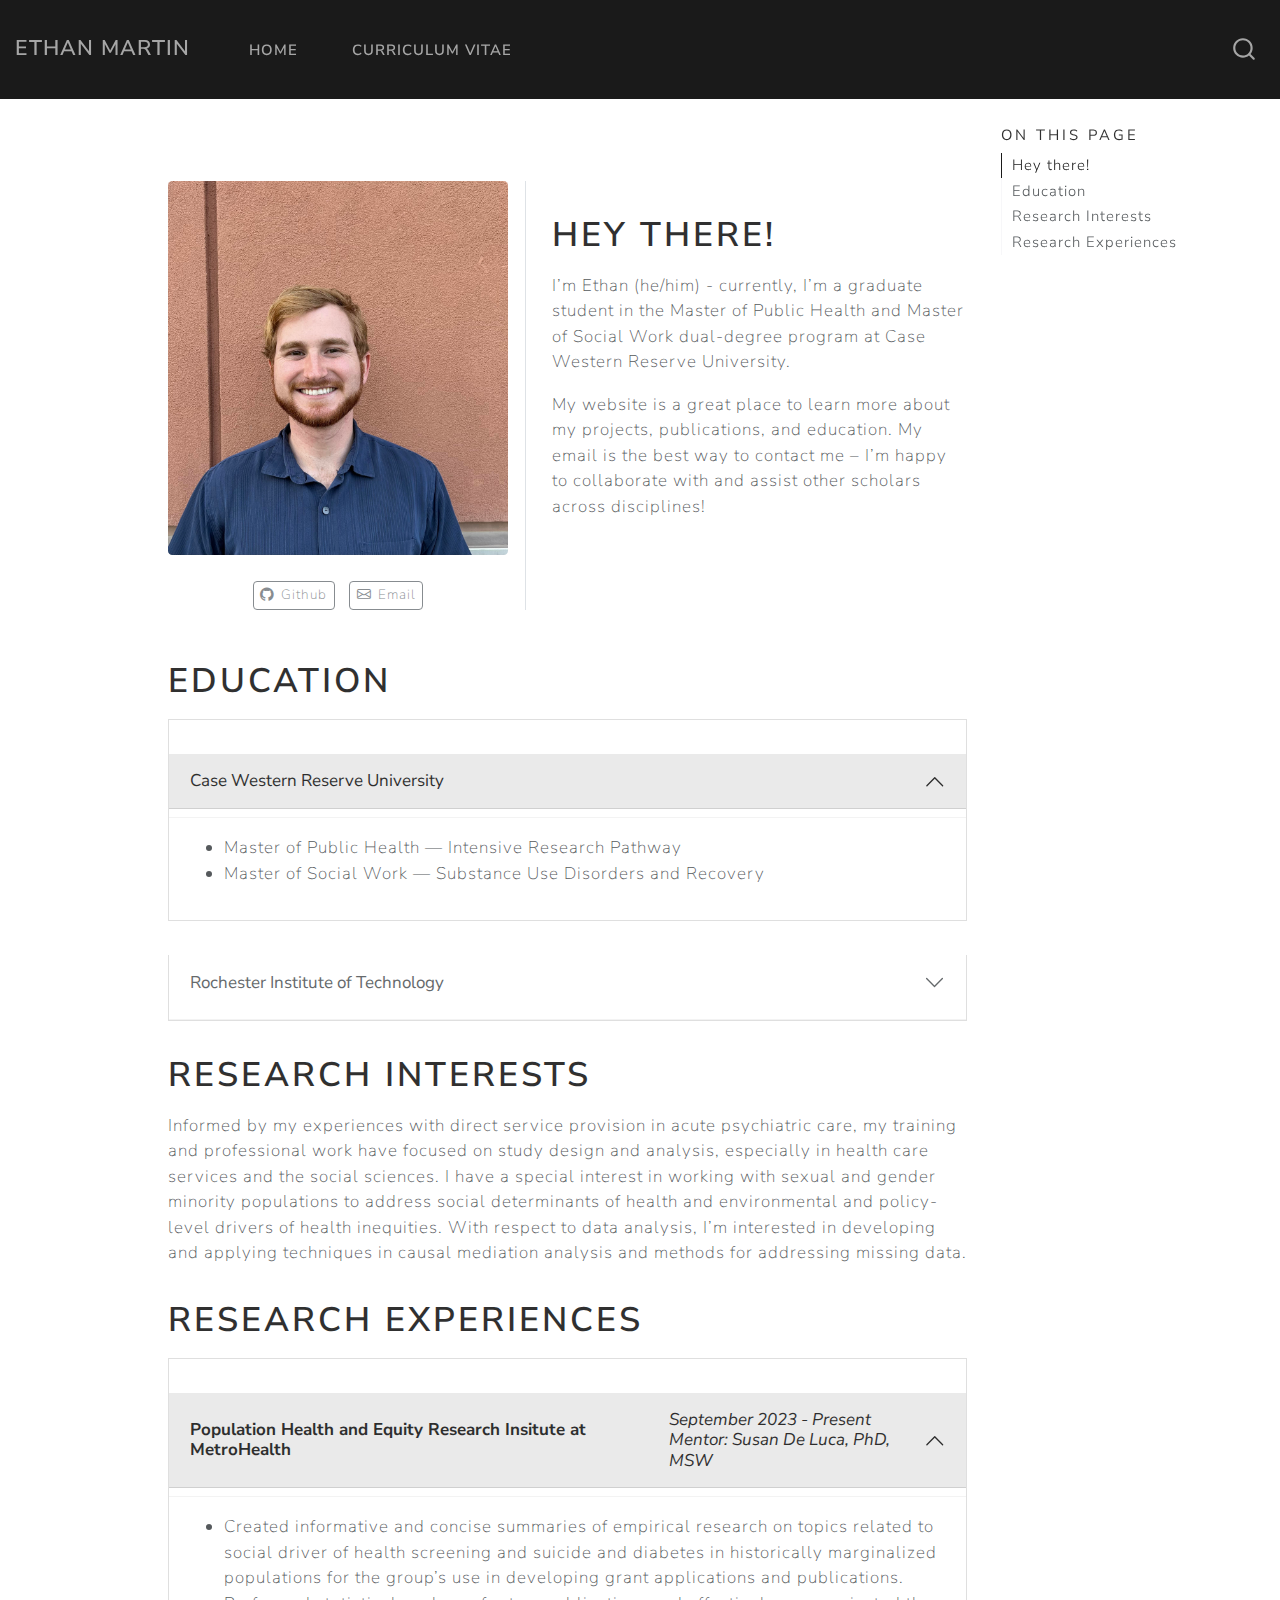
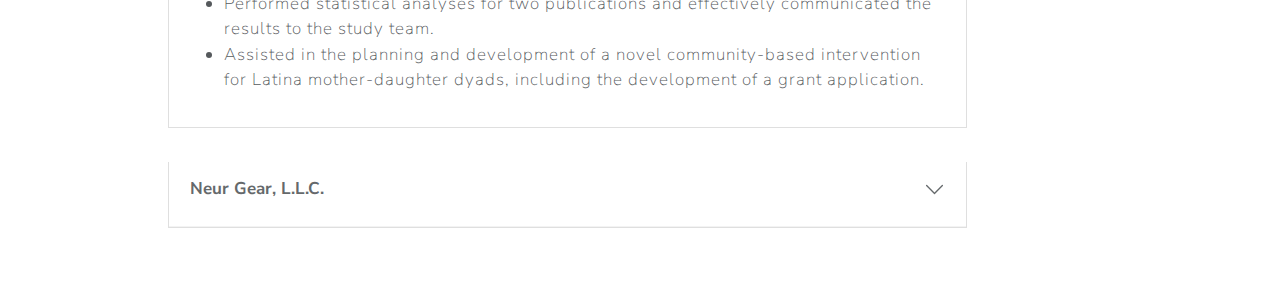
<file: index.html>
<!DOCTYPE html>
<html xmlns="http://www.w3.org/1999/xhtml" lang="en" xml:lang="en"><head>

<meta charset="utf-8">
<meta name="generator" content="quarto-1.3.450">

<meta name="viewport" content="width=device-width, initial-scale=1.0, user-scalable=yes">


<title>Ethan Martin</title>
<style>
code{white-space: pre-wrap;}
span.smallcaps{font-variant: small-caps;}
div.columns{display: flex; gap: min(4vw, 1.5em);}
div.column{flex: auto; overflow-x: auto;}
div.hanging-indent{margin-left: 1.5em; text-indent: -1.5em;}
ul.task-list{list-style: none;}
ul.task-list li input[type="checkbox"] {
  width: 0.8em;
  margin: 0 0.8em 0.2em -1em; /* quarto-specific, see https://github.com/quarto-dev/quarto-cli/issues/4556 */ 
  vertical-align: middle;
}
</style>


<script src="site_libs/quarto-nav/quarto-nav.js"></script>
<script src="site_libs/quarto-nav/headroom.min.js"></script>
<script src="site_libs/clipboard/clipboard.min.js"></script>
<script src="site_libs/quarto-search/autocomplete.umd.js"></script>
<script src="site_libs/quarto-search/fuse.min.js"></script>
<script src="site_libs/quarto-search/quarto-search.js"></script>
<meta name="quarto:offset" content="./">
<script src="site_libs/quarto-html/quarto.js"></script>
<script src="site_libs/quarto-html/popper.min.js"></script>
<script src="site_libs/quarto-html/tippy.umd.min.js"></script>
<link href="site_libs/quarto-html/tippy.css" rel="stylesheet">
<link href="site_libs/quarto-html/quarto-syntax-highlighting.css" rel="stylesheet" id="quarto-text-highlighting-styles">
<script src="site_libs/bootstrap/bootstrap.min.js"></script>
<link href="site_libs/bootstrap/bootstrap-icons.css" rel="stylesheet">
<link href="site_libs/bootstrap/bootstrap.min.css" rel="stylesheet" id="quarto-bootstrap" data-mode="light">
<script id="quarto-search-options" type="application/json">{
  "location": "navbar",
  "copy-button": false,
  "collapse-after": 3,
  "panel-placement": "end",
  "type": "overlay",
  "limit": 20,
  "language": {
    "search-no-results-text": "No results",
    "search-matching-documents-text": "matching documents",
    "search-copy-link-title": "Copy link to search",
    "search-hide-matches-text": "Hide additional matches",
    "search-more-match-text": "more match in this document",
    "search-more-matches-text": "more matches in this document",
    "search-clear-button-title": "Clear",
    "search-detached-cancel-button-title": "Cancel",
    "search-submit-button-title": "Submit",
    "search-label": "Search"
  }
}</script>


<link rel="stylesheet" href="styles.css">
</head>

<body class="nav-fixed">

<div id="quarto-search-results"></div>
  <header id="quarto-header" class="headroom fixed-top">
    <nav class="navbar navbar-expand-lg navbar-dark ">
      <div class="navbar-container container-fluid">
      <div class="navbar-brand-container">
    <a class="navbar-brand" href="./index.html">
    <span class="navbar-title">Ethan Martin</span>
    </a>
  </div>
            <div id="quarto-search" class="" title="Search"></div>
          <button class="navbar-toggler" type="button" data-bs-toggle="collapse" data-bs-target="#navbarCollapse" aria-controls="navbarCollapse" aria-expanded="false" aria-label="Toggle navigation" onclick="if (window.quartoToggleHeadroom) { window.quartoToggleHeadroom(); }">
  <span class="navbar-toggler-icon"></span>
</button>
          <div class="collapse navbar-collapse" id="navbarCollapse">
            <ul class="navbar-nav navbar-nav-scroll me-auto">
  <li class="nav-item">
    <a class="nav-link active" href="./index.html" rel="" target="" aria-current="page">
 <span class="menu-text">Home</span></a>
  </li>  
  <li class="nav-item">
    <a class="nav-link" href="./cv.html" rel="" target="">
 <span class="menu-text">Curriculum vitae</span></a>
  </li>  
</ul>
            <div class="quarto-navbar-tools ms-auto">
</div>
          </div> <!-- /navcollapse -->
      </div> <!-- /container-fluid -->
    </nav>
</header>
<!-- content -->
<div id="quarto-content" class="quarto-container page-columns page-rows-contents page-layout-article page-navbar">
<!-- sidebar -->
<!-- margin-sidebar -->
    <div id="quarto-margin-sidebar" class="sidebar margin-sidebar">
        <nav id="TOC" role="doc-toc" class="toc-active">
    <h2 id="toc-title">On this page</h2>
   
  <ul>
  <li><a href="#hey-there" id="toc-hey-there" class="nav-link active" data-scroll-target="#hey-there">Hey there!</a></li>
  <li><a href="#education" id="toc-education" class="nav-link" data-scroll-target="#education">Education</a></li>
  <li><a href="#research-interests" id="toc-research-interests" class="nav-link" data-scroll-target="#research-interests">Research Interests</a></li>
  <li><a href="#research-experiences" id="toc-research-experiences" class="nav-link" data-scroll-target="#research-experiences">Research Experiences</a></li>
  </ul>
</nav>
    </div>
<!-- main -->
<main class="content" id="quarto-document-content">



<div class="quarto-about-trestles">
  <div class="about-entity">
    <img src="profile-pic.jpg" class="about-image
  rounded " style="width: 20em;">
    <div class="about-links">
  <a href="https://github.com/ethan-p-martin" class="about-link" rel="" target="">
    <i class="bi bi-github"></i>
     <span class="about-link-text">Github</span>
  </a>
  <a href="mailto:mail.martin.ethan2002@gmail.com" class="about-link" rel="" target="">
    <i class="bi bi-envelope"></i>
     <span class="about-link-text">Email</span>
  </a>
</div>
  </div>
  <div class="about-contents"><div id="about-block">
<section id="hey-there" class="level1">
<h1>Hey there!</h1>
<p>I’m Ethan (he/him) - currently, I’m a graduate student in the Master of Public Health and Master of Social Work dual-degree program at Case Western Reserve University.</p>
<p>My website is a great place to learn more about my projects, publications, and education. My email is the best way to contact me – I’m happy to collaborate with and assist other scholars across disciplines!</p>
</section>
</div></div>
</div>

<section id="education" class="level1">
<h1>Education</h1>
<div class="accordion" id="accordionExample">
  <div class="accordion-item">
    <h2 class="accordion-header" id="headingOne" data-anchor-id="education">
      <button class="accordion-button" type="button" data-bs-toggle="collapse" data-bs-target="#collapseOne" aria-expanded="true" aria-controls="collapseOne">
        Case Western Reserve University
      </button>
    </h2>
    <div id="collapseOne" class="accordion-collapse collapse show" aria-labelledby="headingOne" data-bs-parent="#accordionExample">
      <div class="accordion-body">
        <ul>
          <li>Master of Public Health — Intensive Research Pathway</li>
          <li>Master of Social Work  — Substance Use Disorders and Recovery</li>
        </ul>
      </div>
    </div>
  </div>
  <div class="accordion-item">
    <h2 class="accordion-header" id="headingTwo">
      <button class="accordion-button collapsed" type="button" data-bs-toggle="collapse" data-bs-target="#collapseTwo" aria-expanded="false" aria-controls="collapseTwo">
        Rochester Institute of Technology
      </button>
    </h2>
    <div id="collapseTwo" class="accordion-collapse collapse" aria-labelledby="headingTwo" data-bs-parent="#accordionExample">
      <div class="accordion-body">
        <ul>
          <li>BS Applied Arts and Sciences — Behavioral Health</li>
        </ul>
      </div>
    </div>
  </div>
</div></section>
<section id="research-interests" class="level1">
<h1>Research Interests</h1>
<p>Informed by my experiences with direct service provision in acute psychiatric care, my training and professional work have focused on study design and analysis, especially in health care services and the social sciences. I have a special interest in working with sexual and gender minority populations to address social determinants of health and environmental and policy-level drivers of health inequities. With respect to data analysis, I’m interested in developing and applying techniques in causal mediation analysis and methods for addressing missing data.</p>
</section>
<section id="research-experiences" class="level1">
<h1>Research Experiences</h1>
<div class="accordion" id="accordionExample">
  <div class="accordion-item">
    <h2 class="accordion-header" id="headingOne" data-anchor-id="research-experiences">
      <button class="accordion-button" type="button" data-bs-toggle="collapse" data-bs-target="#collapseOne" aria-expanded="true" aria-controls="collapseOne">
       <b> Population Health and Equity Research Insitute at MetroHealth </b> <br>
         &nbsp; <em>September 2023 - Present <br>
         Mentor: Susan De Luca, PhD, MSW</em>
      </button>
    </h2>
    <div id="collapseOne" class="accordion-collapse collapse show" aria-labelledby="headingOne" data-bs-parent="#accordionExample">
      <div class="accordion-body">
        <ul>
          <li> Created informative and concise summaries of empirical research on topics related to social driver of health screening and suicide and diabetes in         historically marginalized populations for the group’s use in developing grant applications and publications. </li>
          <li> Performed statistical analyses for two publications and effectively communicated the results to the study team. </li>
          <li>Assisted in the planning and development of a novel community-based intervention for Latina mother-daughter dyads, including the development of a grant application. </li>
        </ul>
      </div>
    </div>
  </div>
  <div class="accordion-item">
    <h2 class="accordion-header" id="headingTwo">
      <button class="accordion-button collapsed" type="button" data-bs-toggle="collapse" data-bs-target="#collapseTwo" aria-expanded="false" aria-controls="collapseTwo">
        <b> Neur Gear, L.L.C. </b> <br>
      </button>
    </h2>
    <div id="collapseTwo" class="accordion-collapse collapse" aria-labelledby="headingTwo" data-bs-parent="#accordionExample">
      <div class="accordion-body">
        <ul>
          <li> Contributed to an IRB application/trial protocol by researching relevant psychometric information for the study measures and designing participant recruitment processes. </li>
          <li>Selected psychometric instruments for use in the trial and designed data collection workflows to evaluate the trial outcomes.</li>
          <li>Conducted a literature review on the use of transauricular ultrasound vagus nerve stimulation for the treatment of anxiety. </li>
        </ul>
      </div>
    </div>
  </div>



</div></section>

</main> <!-- /main -->
<script id="quarto-html-after-body" type="application/javascript">
window.document.addEventListener("DOMContentLoaded", function (event) {
  const toggleBodyColorMode = (bsSheetEl) => {
    const mode = bsSheetEl.getAttribute("data-mode");
    const bodyEl = window.document.querySelector("body");
    if (mode === "dark") {
      bodyEl.classList.add("quarto-dark");
      bodyEl.classList.remove("quarto-light");
    } else {
      bodyEl.classList.add("quarto-light");
      bodyEl.classList.remove("quarto-dark");
    }
  }
  const toggleBodyColorPrimary = () => {
    const bsSheetEl = window.document.querySelector("link#quarto-bootstrap");
    if (bsSheetEl) {
      toggleBodyColorMode(bsSheetEl);
    }
  }
  toggleBodyColorPrimary();  
  const isCodeAnnotation = (el) => {
    for (const clz of el.classList) {
      if (clz.startsWith('code-annotation-')) {                     
        return true;
      }
    }
    return false;
  }
  const clipboard = new window.ClipboardJS('.code-copy-button', {
    text: function(trigger) {
      const codeEl = trigger.previousElementSibling.cloneNode(true);
      for (const childEl of codeEl.children) {
        if (isCodeAnnotation(childEl)) {
          childEl.remove();
        }
      }
      return codeEl.innerText;
    }
  });
  clipboard.on('success', function(e) {
    // button target
    const button = e.trigger;
    // don't keep focus
    button.blur();
    // flash "checked"
    button.classList.add('code-copy-button-checked');
    var currentTitle = button.getAttribute("title");
    button.setAttribute("title", "Copied!");
    let tooltip;
    if (window.bootstrap) {
      button.setAttribute("data-bs-toggle", "tooltip");
      button.setAttribute("data-bs-placement", "left");
      button.setAttribute("data-bs-title", "Copied!");
      tooltip = new bootstrap.Tooltip(button, 
        { trigger: "manual", 
          customClass: "code-copy-button-tooltip",
          offset: [0, -8]});
      tooltip.show();    
    }
    setTimeout(function() {
      if (tooltip) {
        tooltip.hide();
        button.removeAttribute("data-bs-title");
        button.removeAttribute("data-bs-toggle");
        button.removeAttribute("data-bs-placement");
      }
      button.setAttribute("title", currentTitle);
      button.classList.remove('code-copy-button-checked');
    }, 1000);
    // clear code selection
    e.clearSelection();
  });
  function tippyHover(el, contentFn) {
    const config = {
      allowHTML: true,
      content: contentFn,
      maxWidth: 500,
      delay: 100,
      arrow: false,
      appendTo: function(el) {
          return el.parentElement;
      },
      interactive: true,
      interactiveBorder: 10,
      theme: 'quarto',
      placement: 'bottom-start'
    };
    window.tippy(el, config); 
  }
  const noterefs = window.document.querySelectorAll('a[role="doc-noteref"]');
  for (var i=0; i<noterefs.length; i++) {
    const ref = noterefs[i];
    tippyHover(ref, function() {
      // use id or data attribute instead here
      let href = ref.getAttribute('data-footnote-href') || ref.getAttribute('href');
      try { href = new URL(href).hash; } catch {}
      const id = href.replace(/^#\/?/, "");
      const note = window.document.getElementById(id);
      return note.innerHTML;
    });
  }
      let selectedAnnoteEl;
      const selectorForAnnotation = ( cell, annotation) => {
        let cellAttr = 'data-code-cell="' + cell + '"';
        let lineAttr = 'data-code-annotation="' +  annotation + '"';
        const selector = 'span[' + cellAttr + '][' + lineAttr + ']';
        return selector;
      }
      const selectCodeLines = (annoteEl) => {
        const doc = window.document;
        const targetCell = annoteEl.getAttribute("data-target-cell");
        const targetAnnotation = annoteEl.getAttribute("data-target-annotation");
        const annoteSpan = window.document.querySelector(selectorForAnnotation(targetCell, targetAnnotation));
        const lines = annoteSpan.getAttribute("data-code-lines").split(",");
        const lineIds = lines.map((line) => {
          return targetCell + "-" + line;
        })
        let top = null;
        let height = null;
        let parent = null;
        if (lineIds.length > 0) {
            //compute the position of the single el (top and bottom and make a div)
            const el = window.document.getElementById(lineIds[0]);
            top = el.offsetTop;
            height = el.offsetHeight;
            parent = el.parentElement.parentElement;
          if (lineIds.length > 1) {
            const lastEl = window.document.getElementById(lineIds[lineIds.length - 1]);
            const bottom = lastEl.offsetTop + lastEl.offsetHeight;
            height = bottom - top;
          }
          if (top !== null && height !== null && parent !== null) {
            // cook up a div (if necessary) and position it 
            let div = window.document.getElementById("code-annotation-line-highlight");
            if (div === null) {
              div = window.document.createElement("div");
              div.setAttribute("id", "code-annotation-line-highlight");
              div.style.position = 'absolute';
              parent.appendChild(div);
            }
            div.style.top = top - 2 + "px";
            div.style.height = height + 4 + "px";
            let gutterDiv = window.document.getElementById("code-annotation-line-highlight-gutter");
            if (gutterDiv === null) {
              gutterDiv = window.document.createElement("div");
              gutterDiv.setAttribute("id", "code-annotation-line-highlight-gutter");
              gutterDiv.style.position = 'absolute';
              const codeCell = window.document.getElementById(targetCell);
              const gutter = codeCell.querySelector('.code-annotation-gutter');
              gutter.appendChild(gutterDiv);
            }
            gutterDiv.style.top = top - 2 + "px";
            gutterDiv.style.height = height + 4 + "px";
          }
          selectedAnnoteEl = annoteEl;
        }
      };
      const unselectCodeLines = () => {
        const elementsIds = ["code-annotation-line-highlight", "code-annotation-line-highlight-gutter"];
        elementsIds.forEach((elId) => {
          const div = window.document.getElementById(elId);
          if (div) {
            div.remove();
          }
        });
        selectedAnnoteEl = undefined;
      };
      // Attach click handler to the DT
      const annoteDls = window.document.querySelectorAll('dt[data-target-cell]');
      for (const annoteDlNode of annoteDls) {
        annoteDlNode.addEventListener('click', (event) => {
          const clickedEl = event.target;
          if (clickedEl !== selectedAnnoteEl) {
            unselectCodeLines();
            const activeEl = window.document.querySelector('dt[data-target-cell].code-annotation-active');
            if (activeEl) {
              activeEl.classList.remove('code-annotation-active');
            }
            selectCodeLines(clickedEl);
            clickedEl.classList.add('code-annotation-active');
          } else {
            // Unselect the line
            unselectCodeLines();
            clickedEl.classList.remove('code-annotation-active');
          }
        });
      }
  const findCites = (el) => {
    const parentEl = el.parentElement;
    if (parentEl) {
      const cites = parentEl.dataset.cites;
      if (cites) {
        return {
          el,
          cites: cites.split(' ')
        };
      } else {
        return findCites(el.parentElement)
      }
    } else {
      return undefined;
    }
  };
  var bibliorefs = window.document.querySelectorAll('a[role="doc-biblioref"]');
  for (var i=0; i<bibliorefs.length; i++) {
    const ref = bibliorefs[i];
    const citeInfo = findCites(ref);
    if (citeInfo) {
      tippyHover(citeInfo.el, function() {
        var popup = window.document.createElement('div');
        citeInfo.cites.forEach(function(cite) {
          var citeDiv = window.document.createElement('div');
          citeDiv.classList.add('hanging-indent');
          citeDiv.classList.add('csl-entry');
          var biblioDiv = window.document.getElementById('ref-' + cite);
          if (biblioDiv) {
            citeDiv.innerHTML = biblioDiv.innerHTML;
          }
          popup.appendChild(citeDiv);
        });
        return popup.innerHTML;
      });
    }
  }
});
</script>
</div> <!-- /content -->



</body></html>
</file>
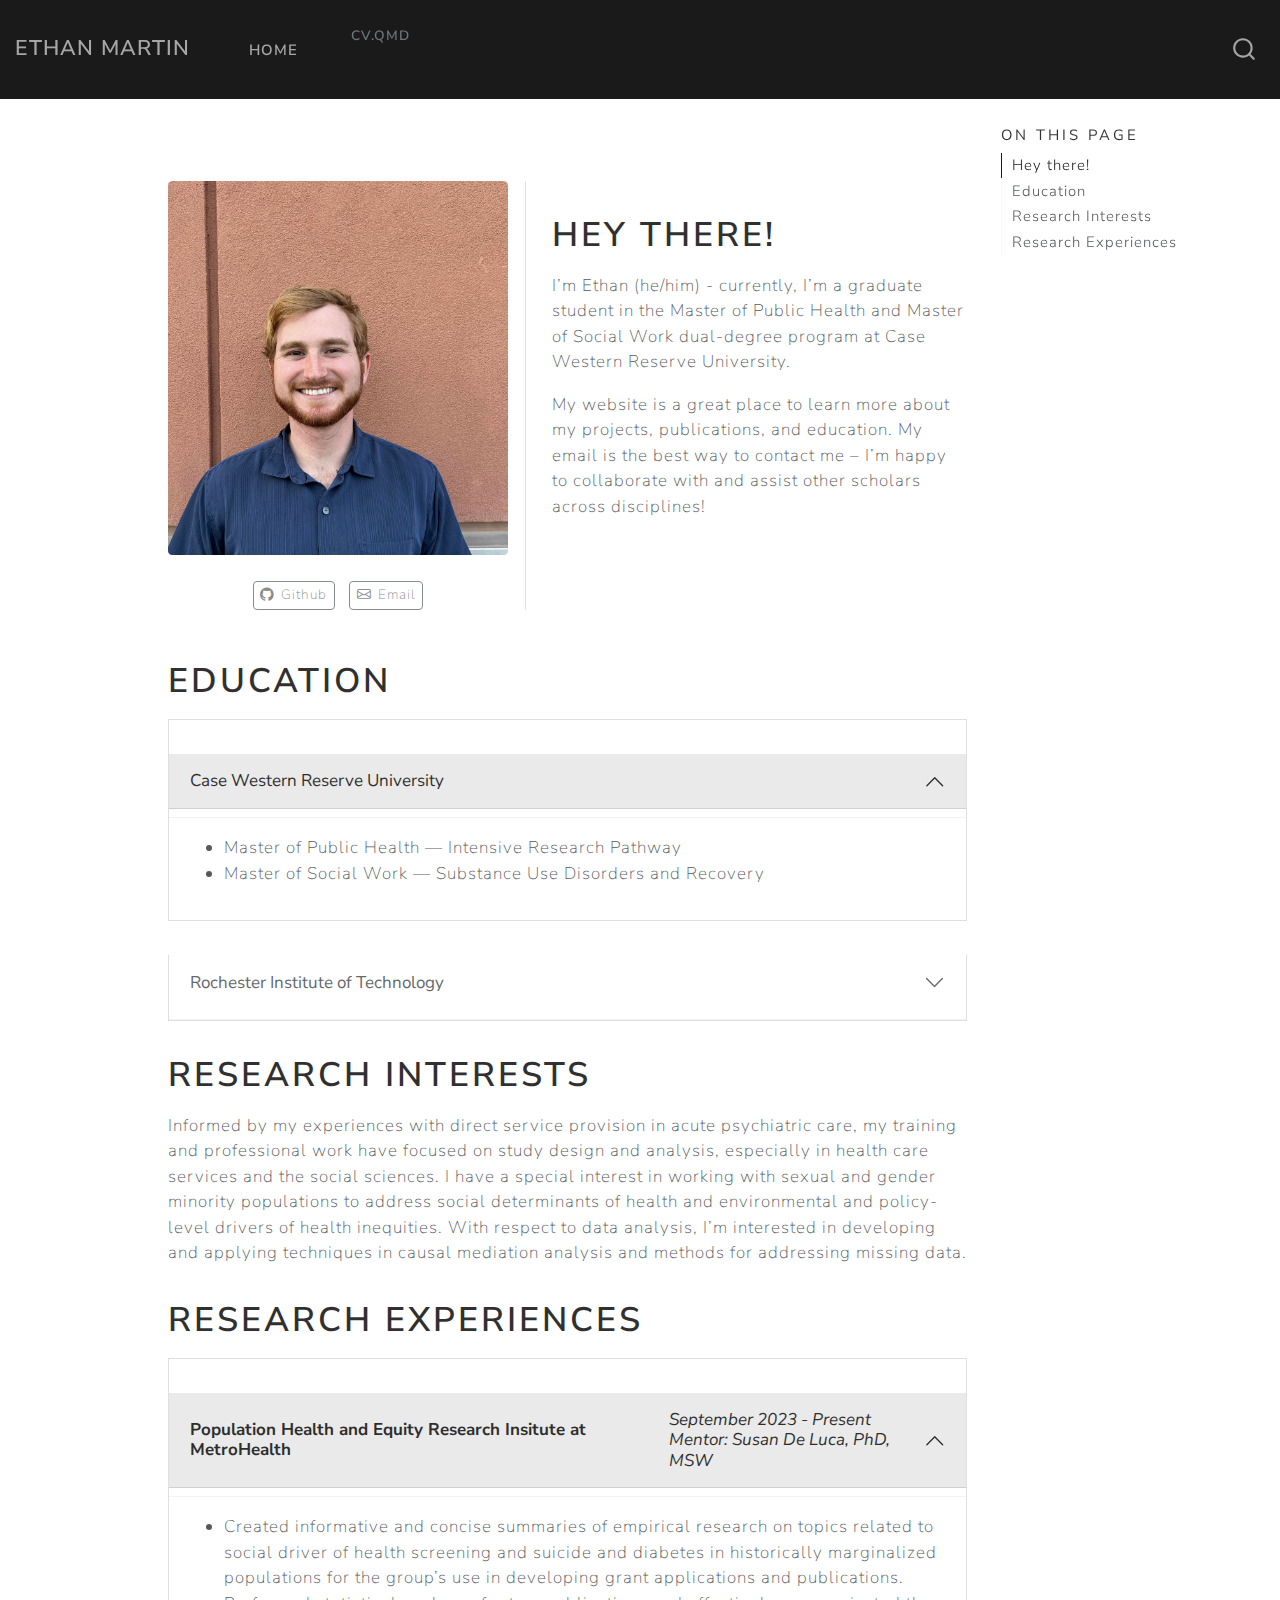
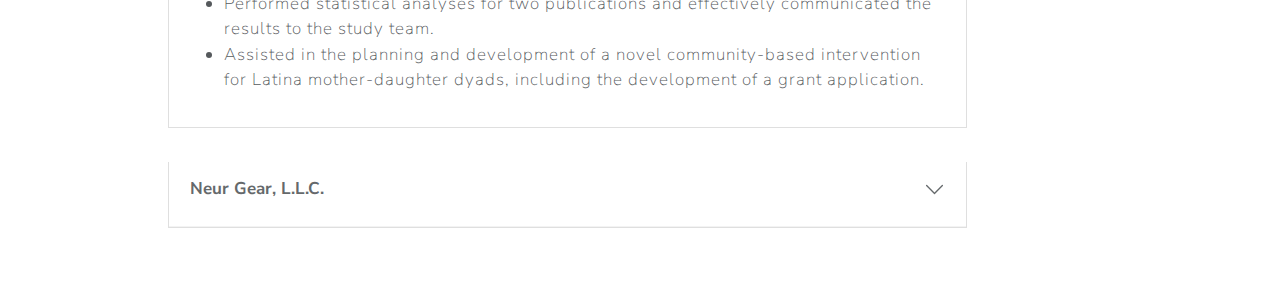
<file: docs/index.html>
<!DOCTYPE html>
<html xmlns="http://www.w3.org/1999/xhtml" lang="en" xml:lang="en"><head>

<meta charset="utf-8">
<meta name="generator" content="quarto-1.3.450">

<meta name="viewport" content="width=device-width, initial-scale=1.0, user-scalable=yes">


<title>Ethan Martin</title>
<style>
code{white-space: pre-wrap;}
span.smallcaps{font-variant: small-caps;}
div.columns{display: flex; gap: min(4vw, 1.5em);}
div.column{flex: auto; overflow-x: auto;}
div.hanging-indent{margin-left: 1.5em; text-indent: -1.5em;}
ul.task-list{list-style: none;}
ul.task-list li input[type="checkbox"] {
  width: 0.8em;
  margin: 0 0.8em 0.2em -1em; /* quarto-specific, see https://github.com/quarto-dev/quarto-cli/issues/4556 */ 
  vertical-align: middle;
}
</style>


<script src="site_libs/quarto-nav/quarto-nav.js"></script>
<script src="site_libs/quarto-nav/headroom.min.js"></script>
<script src="site_libs/clipboard/clipboard.min.js"></script>
<script src="site_libs/quarto-search/autocomplete.umd.js"></script>
<script src="site_libs/quarto-search/fuse.min.js"></script>
<script src="site_libs/quarto-search/quarto-search.js"></script>
<meta name="quarto:offset" content="./">
<script src="site_libs/quarto-html/quarto.js"></script>
<script src="site_libs/quarto-html/popper.min.js"></script>
<script src="site_libs/quarto-html/tippy.umd.min.js"></script>
<link href="site_libs/quarto-html/tippy.css" rel="stylesheet">
<link href="site_libs/quarto-html/quarto-syntax-highlighting.css" rel="stylesheet" id="quarto-text-highlighting-styles">
<script src="site_libs/bootstrap/bootstrap.min.js"></script>
<link href="site_libs/bootstrap/bootstrap-icons.css" rel="stylesheet">
<link href="site_libs/bootstrap/bootstrap.min.css" rel="stylesheet" id="quarto-bootstrap" data-mode="light">
<script id="quarto-search-options" type="application/json">{
  "location": "navbar",
  "copy-button": false,
  "collapse-after": 3,
  "panel-placement": "end",
  "type": "overlay",
  "limit": 20,
  "language": {
    "search-no-results-text": "No results",
    "search-matching-documents-text": "matching documents",
    "search-copy-link-title": "Copy link to search",
    "search-hide-matches-text": "Hide additional matches",
    "search-more-match-text": "more match in this document",
    "search-more-matches-text": "more matches in this document",
    "search-clear-button-title": "Clear",
    "search-detached-cancel-button-title": "Cancel",
    "search-submit-button-title": "Submit",
    "search-label": "Search"
  }
}</script>


<link rel="stylesheet" href="styles.css">
</head>

<body class="nav-fixed">

<div id="quarto-search-results"></div>
  <header id="quarto-header" class="headroom fixed-top">
    <nav class="navbar navbar-expand-lg navbar-dark ">
      <div class="navbar-container container-fluid">
      <div class="navbar-brand-container">
    <a class="navbar-brand" href="./index.html">
    <span class="navbar-title">Ethan Martin</span>
    </a>
  </div>
            <div id="quarto-search" class="" title="Search"></div>
          <button class="navbar-toggler" type="button" data-bs-toggle="collapse" data-bs-target="#navbarCollapse" aria-controls="navbarCollapse" aria-expanded="false" aria-label="Toggle navigation" onclick="if (window.quartoToggleHeadroom) { window.quartoToggleHeadroom(); }">
  <span class="navbar-toggler-icon"></span>
</button>
          <div class="collapse navbar-collapse" id="navbarCollapse">
            <ul class="navbar-nav navbar-nav-scroll me-auto">
  <li class="nav-item">
    <a class="nav-link active" href="./index.html" rel="" target="" aria-current="page">
 <span class="menu-text">Home</span></a>
  </li>  
  <li class="dropdown-header">
 <span class="menu-text">cv.qmd</span></li>
</ul>
            <div class="quarto-navbar-tools ms-auto">
</div>
          </div> <!-- /navcollapse -->
      </div> <!-- /container-fluid -->
    </nav>
</header>
<!-- content -->
<div id="quarto-content" class="quarto-container page-columns page-rows-contents page-layout-article page-navbar">
<!-- sidebar -->
<!-- margin-sidebar -->
    <div id="quarto-margin-sidebar" class="sidebar margin-sidebar">
        <nav id="TOC" role="doc-toc" class="toc-active">
    <h2 id="toc-title">On this page</h2>
   
  <ul>
  <li><a href="#hey-there" id="toc-hey-there" class="nav-link active" data-scroll-target="#hey-there">Hey there!</a></li>
  <li><a href="#education" id="toc-education" class="nav-link" data-scroll-target="#education">Education</a></li>
  <li><a href="#research-interests" id="toc-research-interests" class="nav-link" data-scroll-target="#research-interests">Research Interests</a></li>
  <li><a href="#research-experiences" id="toc-research-experiences" class="nav-link" data-scroll-target="#research-experiences">Research Experiences</a></li>
  </ul>
</nav>
    </div>
<!-- main -->
<main class="content" id="quarto-document-content">



<div class="quarto-about-trestles">
  <div class="about-entity">
    <img src="profile-pic.jpg" class="about-image
  rounded " style="width: 20em;">
    <div class="about-links">
  <a href="https://github.com/ethan-p-martin" class="about-link" rel="" target="">
    <i class="bi bi-github"></i>
     <span class="about-link-text">Github</span>
  </a>
  <a href="mailto:mail.martin.ethan2002@gmail.com" class="about-link" rel="" target="">
    <i class="bi bi-envelope"></i>
     <span class="about-link-text">Email</span>
  </a>
</div>
  </div>
  <div class="about-contents"><div id="about-block">
<section id="hey-there" class="level1">
<h1>Hey there!</h1>
<p>I’m Ethan (he/him) - currently, I’m a graduate student in the Master of Public Health and Master of Social Work dual-degree program at Case Western Reserve University.</p>
<p>My website is a great place to learn more about my projects, publications, and education. My email is the best way to contact me – I’m happy to collaborate with and assist other scholars across disciplines!</p>
</section>
</div></div>
</div>

<section id="education" class="level1">
<h1>Education</h1>
<div class="accordion" id="accordionExample">
  <div class="accordion-item">
    <h2 class="accordion-header" id="headingOne" data-anchor-id="education">
      <button class="accordion-button" type="button" data-bs-toggle="collapse" data-bs-target="#collapseOne" aria-expanded="true" aria-controls="collapseOne">
        Case Western Reserve University
      </button>
    </h2>
    <div id="collapseOne" class="accordion-collapse collapse show" aria-labelledby="headingOne" data-bs-parent="#accordionExample">
      <div class="accordion-body">
        <ul>
          <li>Master of Public Health — Intensive Research Pathway</li>
          <li>Master of Social Work  — Substance Use Disorders and Recovery</li>
        </ul>
      </div>
    </div>
  </div>
  <div class="accordion-item">
    <h2 class="accordion-header" id="headingTwo">
      <button class="accordion-button collapsed" type="button" data-bs-toggle="collapse" data-bs-target="#collapseTwo" aria-expanded="false" aria-controls="collapseTwo">
        Rochester Institute of Technology
      </button>
    </h2>
    <div id="collapseTwo" class="accordion-collapse collapse" aria-labelledby="headingTwo" data-bs-parent="#accordionExample">
      <div class="accordion-body">
        <ul>
          <li>BS Applied Arts and Sciences — Behavioral Health</li>
        </ul>
      </div>
    </div>
  </div>
</div></section>
<section id="research-interests" class="level1">
<h1>Research Interests</h1>
<p>Informed by my experiences with direct service provision in acute psychiatric care, my training and professional work have focused on study design and analysis, especially in health care services and the social sciences. I have a special interest in working with sexual and gender minority populations to address social determinants of health and environmental and policy-level drivers of health inequities. With respect to data analysis, I’m interested in developing and applying techniques in causal mediation analysis and methods for addressing missing data.</p>
</section>
<section id="research-experiences" class="level1">
<h1>Research Experiences</h1>
<div class="accordion" id="accordionExample">
  <div class="accordion-item">
    <h2 class="accordion-header" id="headingOne" data-anchor-id="research-experiences">
      <button class="accordion-button" type="button" data-bs-toggle="collapse" data-bs-target="#collapseOne" aria-expanded="true" aria-controls="collapseOne">
       <b> Population Health and Equity Research Insitute at MetroHealth </b> <br>
         &nbsp; <em>September 2023 - Present <br>
         Mentor: Susan De Luca, PhD, MSW</em>
      </button>
    </h2>
    <div id="collapseOne" class="accordion-collapse collapse show" aria-labelledby="headingOne" data-bs-parent="#accordionExample">
      <div class="accordion-body">
        <ul>
          <li> Created informative and concise summaries of empirical research on topics related to social driver of health screening and suicide and diabetes in         historically marginalized populations for the group’s use in developing grant applications and publications. </li>
          <li> Performed statistical analyses for two publications and effectively communicated the results to the study team. </li>
          <li>Assisted in the planning and development of a novel community-based intervention for Latina mother-daughter dyads, including the development of a grant application. </li>
        </ul>
      </div>
    </div>
  </div>
  <div class="accordion-item">
    <h2 class="accordion-header" id="headingTwo">
      <button class="accordion-button collapsed" type="button" data-bs-toggle="collapse" data-bs-target="#collapseTwo" aria-expanded="false" aria-controls="collapseTwo">
        <b> Neur Gear, L.L.C. </b> <br>
      </button>
    </h2>
    <div id="collapseTwo" class="accordion-collapse collapse" aria-labelledby="headingTwo" data-bs-parent="#accordionExample">
      <div class="accordion-body">
        <ul>
          <li> Contributed to an IRB application/trial protocol by researching relevant psychometric information for the study measures and designing participant recruitment processes. </li>
          <li>Selected psychometric instruments for use in the trial and designed data collection workflows to evaluate the trial outcomes.</li>
          <li>Conducted a literature review on the use of transauricular ultrasound vagus nerve stimulation for the treatment of anxiety. </li>
        </ul>
      </div>
    </div>
  </div>



</div></section>

</main> <!-- /main -->
<script id="quarto-html-after-body" type="application/javascript">
window.document.addEventListener("DOMContentLoaded", function (event) {
  const toggleBodyColorMode = (bsSheetEl) => {
    const mode = bsSheetEl.getAttribute("data-mode");
    const bodyEl = window.document.querySelector("body");
    if (mode === "dark") {
      bodyEl.classList.add("quarto-dark");
      bodyEl.classList.remove("quarto-light");
    } else {
      bodyEl.classList.add("quarto-light");
      bodyEl.classList.remove("quarto-dark");
    }
  }
  const toggleBodyColorPrimary = () => {
    const bsSheetEl = window.document.querySelector("link#quarto-bootstrap");
    if (bsSheetEl) {
      toggleBodyColorMode(bsSheetEl);
    }
  }
  toggleBodyColorPrimary();  
  const isCodeAnnotation = (el) => {
    for (const clz of el.classList) {
      if (clz.startsWith('code-annotation-')) {                     
        return true;
      }
    }
    return false;
  }
  const clipboard = new window.ClipboardJS('.code-copy-button', {
    text: function(trigger) {
      const codeEl = trigger.previousElementSibling.cloneNode(true);
      for (const childEl of codeEl.children) {
        if (isCodeAnnotation(childEl)) {
          childEl.remove();
        }
      }
      return codeEl.innerText;
    }
  });
  clipboard.on('success', function(e) {
    // button target
    const button = e.trigger;
    // don't keep focus
    button.blur();
    // flash "checked"
    button.classList.add('code-copy-button-checked');
    var currentTitle = button.getAttribute("title");
    button.setAttribute("title", "Copied!");
    let tooltip;
    if (window.bootstrap) {
      button.setAttribute("data-bs-toggle", "tooltip");
      button.setAttribute("data-bs-placement", "left");
      button.setAttribute("data-bs-title", "Copied!");
      tooltip = new bootstrap.Tooltip(button, 
        { trigger: "manual", 
          customClass: "code-copy-button-tooltip",
          offset: [0, -8]});
      tooltip.show();    
    }
    setTimeout(function() {
      if (tooltip) {
        tooltip.hide();
        button.removeAttribute("data-bs-title");
        button.removeAttribute("data-bs-toggle");
        button.removeAttribute("data-bs-placement");
      }
      button.setAttribute("title", currentTitle);
      button.classList.remove('code-copy-button-checked');
    }, 1000);
    // clear code selection
    e.clearSelection();
  });
  function tippyHover(el, contentFn) {
    const config = {
      allowHTML: true,
      content: contentFn,
      maxWidth: 500,
      delay: 100,
      arrow: false,
      appendTo: function(el) {
          return el.parentElement;
      },
      interactive: true,
      interactiveBorder: 10,
      theme: 'quarto',
      placement: 'bottom-start'
    };
    window.tippy(el, config); 
  }
  const noterefs = window.document.querySelectorAll('a[role="doc-noteref"]');
  for (var i=0; i<noterefs.length; i++) {
    const ref = noterefs[i];
    tippyHover(ref, function() {
      // use id or data attribute instead here
      let href = ref.getAttribute('data-footnote-href') || ref.getAttribute('href');
      try { href = new URL(href).hash; } catch {}
      const id = href.replace(/^#\/?/, "");
      const note = window.document.getElementById(id);
      return note.innerHTML;
    });
  }
      let selectedAnnoteEl;
      const selectorForAnnotation = ( cell, annotation) => {
        let cellAttr = 'data-code-cell="' + cell + '"';
        let lineAttr = 'data-code-annotation="' +  annotation + '"';
        const selector = 'span[' + cellAttr + '][' + lineAttr + ']';
        return selector;
      }
      const selectCodeLines = (annoteEl) => {
        const doc = window.document;
        const targetCell = annoteEl.getAttribute("data-target-cell");
        const targetAnnotation = annoteEl.getAttribute("data-target-annotation");
        const annoteSpan = window.document.querySelector(selectorForAnnotation(targetCell, targetAnnotation));
        const lines = annoteSpan.getAttribute("data-code-lines").split(",");
        const lineIds = lines.map((line) => {
          return targetCell + "-" + line;
        })
        let top = null;
        let height = null;
        let parent = null;
        if (lineIds.length > 0) {
            //compute the position of the single el (top and bottom and make a div)
            const el = window.document.getElementById(lineIds[0]);
            top = el.offsetTop;
            height = el.offsetHeight;
            parent = el.parentElement.parentElement;
          if (lineIds.length > 1) {
            const lastEl = window.document.getElementById(lineIds[lineIds.length - 1]);
            const bottom = lastEl.offsetTop + lastEl.offsetHeight;
            height = bottom - top;
          }
          if (top !== null && height !== null && parent !== null) {
            // cook up a div (if necessary) and position it 
            let div = window.document.getElementById("code-annotation-line-highlight");
            if (div === null) {
              div = window.document.createElement("div");
              div.setAttribute("id", "code-annotation-line-highlight");
              div.style.position = 'absolute';
              parent.appendChild(div);
            }
            div.style.top = top - 2 + "px";
            div.style.height = height + 4 + "px";
            let gutterDiv = window.document.getElementById("code-annotation-line-highlight-gutter");
            if (gutterDiv === null) {
              gutterDiv = window.document.createElement("div");
              gutterDiv.setAttribute("id", "code-annotation-line-highlight-gutter");
              gutterDiv.style.position = 'absolute';
              const codeCell = window.document.getElementById(targetCell);
              const gutter = codeCell.querySelector('.code-annotation-gutter');
              gutter.appendChild(gutterDiv);
            }
            gutterDiv.style.top = top - 2 + "px";
            gutterDiv.style.height = height + 4 + "px";
          }
          selectedAnnoteEl = annoteEl;
        }
      };
      const unselectCodeLines = () => {
        const elementsIds = ["code-annotation-line-highlight", "code-annotation-line-highlight-gutter"];
        elementsIds.forEach((elId) => {
          const div = window.document.getElementById(elId);
          if (div) {
            div.remove();
          }
        });
        selectedAnnoteEl = undefined;
      };
      // Attach click handler to the DT
      const annoteDls = window.document.querySelectorAll('dt[data-target-cell]');
      for (const annoteDlNode of annoteDls) {
        annoteDlNode.addEventListener('click', (event) => {
          const clickedEl = event.target;
          if (clickedEl !== selectedAnnoteEl) {
            unselectCodeLines();
            const activeEl = window.document.querySelector('dt[data-target-cell].code-annotation-active');
            if (activeEl) {
              activeEl.classList.remove('code-annotation-active');
            }
            selectCodeLines(clickedEl);
            clickedEl.classList.add('code-annotation-active');
          } else {
            // Unselect the line
            unselectCodeLines();
            clickedEl.classList.remove('code-annotation-active');
          }
        });
      }
  const findCites = (el) => {
    const parentEl = el.parentElement;
    if (parentEl) {
      const cites = parentEl.dataset.cites;
      if (cites) {
        return {
          el,
          cites: cites.split(' ')
        };
      } else {
        return findCites(el.parentElement)
      }
    } else {
      return undefined;
    }
  };
  var bibliorefs = window.document.querySelectorAll('a[role="doc-biblioref"]');
  for (var i=0; i<bibliorefs.length; i++) {
    const ref = bibliorefs[i];
    const citeInfo = findCites(ref);
    if (citeInfo) {
      tippyHover(citeInfo.el, function() {
        var popup = window.document.createElement('div');
        citeInfo.cites.forEach(function(cite) {
          var citeDiv = window.document.createElement('div');
          citeDiv.classList.add('hanging-indent');
          citeDiv.classList.add('csl-entry');
          var biblioDiv = window.document.getElementById('ref-' + cite);
          if (biblioDiv) {
            citeDiv.innerHTML = biblioDiv.innerHTML;
          }
          popup.appendChild(citeDiv);
        });
        return popup.innerHTML;
      });
    }
  }
});
</script>
</div> <!-- /content -->



</body></html>
</file>
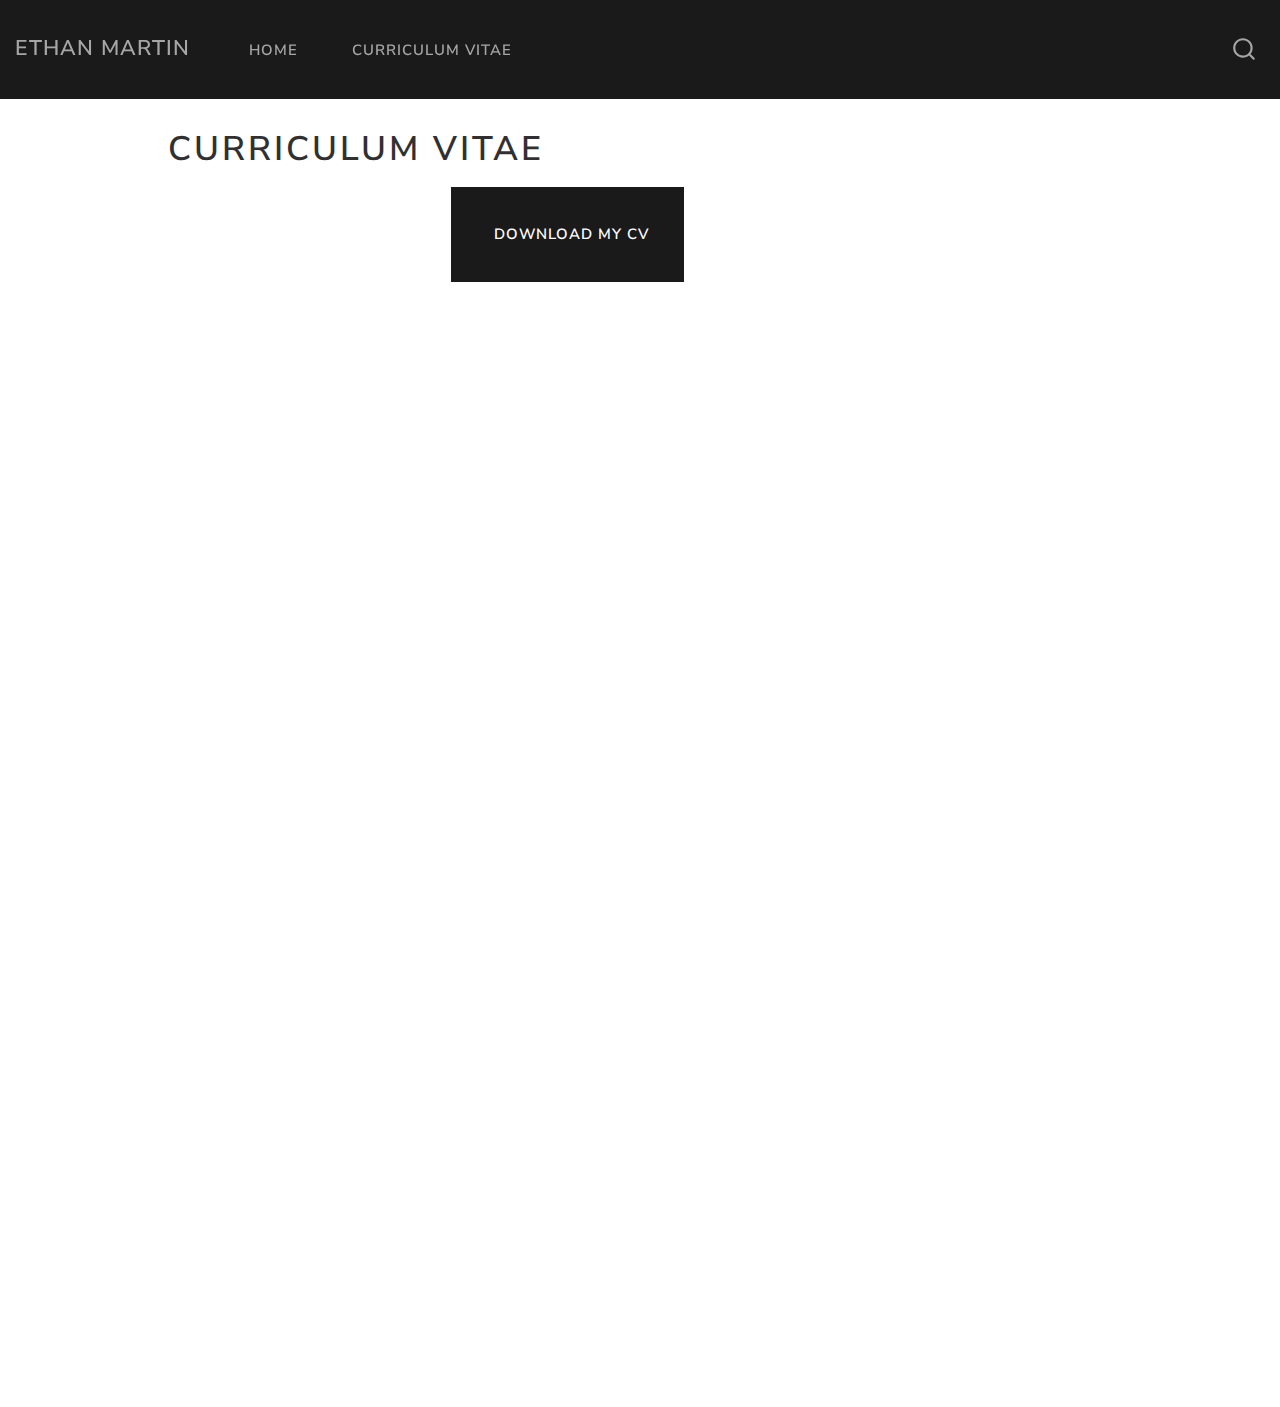
<file: cv.html>
<!DOCTYPE html>
<html xmlns="http://www.w3.org/1999/xhtml" lang="en" xml:lang="en"><head>

<meta charset="utf-8">
<meta name="generator" content="quarto-1.3.450">

<meta name="viewport" content="width=device-width, initial-scale=1.0, user-scalable=yes">


<title>Ethan Martin - Curriculum vitae</title>
<style>
code{white-space: pre-wrap;}
span.smallcaps{font-variant: small-caps;}
div.columns{display: flex; gap: min(4vw, 1.5em);}
div.column{flex: auto; overflow-x: auto;}
div.hanging-indent{margin-left: 1.5em; text-indent: -1.5em;}
ul.task-list{list-style: none;}
ul.task-list li input[type="checkbox"] {
  width: 0.8em;
  margin: 0 0.8em 0.2em -1em; /* quarto-specific, see https://github.com/quarto-dev/quarto-cli/issues/4556 */ 
  vertical-align: middle;
}
</style>


<script src="site_libs/quarto-nav/quarto-nav.js"></script>
<script src="site_libs/quarto-nav/headroom.min.js"></script>
<script src="site_libs/clipboard/clipboard.min.js"></script>
<script src="site_libs/quarto-search/autocomplete.umd.js"></script>
<script src="site_libs/quarto-search/fuse.min.js"></script>
<script src="site_libs/quarto-search/quarto-search.js"></script>
<meta name="quarto:offset" content="./">
<script src="site_libs/quarto-html/quarto.js"></script>
<script src="site_libs/quarto-html/popper.min.js"></script>
<script src="site_libs/quarto-html/tippy.umd.min.js"></script>
<script src="site_libs/quarto-html/anchor.min.js"></script>
<link href="site_libs/quarto-html/tippy.css" rel="stylesheet">
<link href="site_libs/quarto-html/quarto-syntax-highlighting.css" rel="stylesheet" id="quarto-text-highlighting-styles">
<script src="site_libs/bootstrap/bootstrap.min.js"></script>
<link href="site_libs/bootstrap/bootstrap-icons.css" rel="stylesheet">
<link href="site_libs/bootstrap/bootstrap.min.css" rel="stylesheet" id="quarto-bootstrap" data-mode="light">
<script id="quarto-search-options" type="application/json">{
  "location": "navbar",
  "copy-button": false,
  "collapse-after": 3,
  "panel-placement": "end",
  "type": "overlay",
  "limit": 20,
  "language": {
    "search-no-results-text": "No results",
    "search-matching-documents-text": "matching documents",
    "search-copy-link-title": "Copy link to search",
    "search-hide-matches-text": "Hide additional matches",
    "search-more-match-text": "more match in this document",
    "search-more-matches-text": "more matches in this document",
    "search-clear-button-title": "Clear",
    "search-detached-cancel-button-title": "Cancel",
    "search-submit-button-title": "Submit",
    "search-label": "Search"
  }
}</script>


<link rel="stylesheet" href="styles.css">
</head>

<body class="nav-fixed">

<div id="quarto-search-results"></div>
  <header id="quarto-header" class="headroom fixed-top">
    <nav class="navbar navbar-expand-lg navbar-dark ">
      <div class="navbar-container container-fluid">
      <div class="navbar-brand-container">
    <a class="navbar-brand" href="./index.html">
    <span class="navbar-title">Ethan Martin</span>
    </a>
  </div>
            <div id="quarto-search" class="" title="Search"></div>
          <button class="navbar-toggler" type="button" data-bs-toggle="collapse" data-bs-target="#navbarCollapse" aria-controls="navbarCollapse" aria-expanded="false" aria-label="Toggle navigation" onclick="if (window.quartoToggleHeadroom) { window.quartoToggleHeadroom(); }">
  <span class="navbar-toggler-icon"></span>
</button>
          <div class="collapse navbar-collapse" id="navbarCollapse">
            <ul class="navbar-nav navbar-nav-scroll me-auto">
  <li class="nav-item">
    <a class="nav-link" href="./index.html" rel="" target="">
 <span class="menu-text">Home</span></a>
  </li>  
  <li class="nav-item">
    <a class="nav-link active" href="./cv.html" rel="" target="" aria-current="page">
 <span class="menu-text">Curriculum vitae</span></a>
  </li>  
</ul>
            <div class="quarto-navbar-tools ms-auto">
</div>
          </div> <!-- /navcollapse -->
      </div> <!-- /container-fluid -->
    </nav>
</header>
<!-- content -->
<div id="quarto-content" class="quarto-container page-columns page-rows-contents page-layout-article page-navbar">
<!-- sidebar -->
<!-- margin-sidebar -->
    <div id="quarto-margin-sidebar" class="sidebar margin-sidebar">
        
    </div>
<!-- main -->
<main class="content" id="quarto-document-content">

<header id="title-block-header" class="quarto-title-block default">
<div class="quarto-title">
<h1 class="title">Curriculum vitae</h1>
</div>



<div class="quarto-title-meta">

    
  
    
  </div>
  

</header>

<div class="cell">
<style type="text/css">
.embed-container {
    position: relative;
    padding-bottom: 129%;
    height: 0;
    overflow: hidden;
    max-width: 100%;
}
.embed-container iframe,
.embed-container object,
.embed-container embed {
    position: absolute;
    top: 0;
    left: 0;
    width: 100%;
    height: 100%;
}
</style>
</div>
<p class="text-center">
  <a class="btn btn-primary btn-lg cv-download" href="cv.pdf" target="_blank">
    <i class="fa-solid fa-file-arrow-down"></i> Download my CV
  </a>
</p>
<div class="embed-container">
  <iframe src="cv.pdf#toolbar=0" style="border: 0.5px;width: 100%;"></iframe>
</div>



</main> <!-- /main -->
<script id="quarto-html-after-body" type="application/javascript">
window.document.addEventListener("DOMContentLoaded", function (event) {
  const toggleBodyColorMode = (bsSheetEl) => {
    const mode = bsSheetEl.getAttribute("data-mode");
    const bodyEl = window.document.querySelector("body");
    if (mode === "dark") {
      bodyEl.classList.add("quarto-dark");
      bodyEl.classList.remove("quarto-light");
    } else {
      bodyEl.classList.add("quarto-light");
      bodyEl.classList.remove("quarto-dark");
    }
  }
  const toggleBodyColorPrimary = () => {
    const bsSheetEl = window.document.querySelector("link#quarto-bootstrap");
    if (bsSheetEl) {
      toggleBodyColorMode(bsSheetEl);
    }
  }
  toggleBodyColorPrimary();  
  const icon = "";
  const anchorJS = new window.AnchorJS();
  anchorJS.options = {
    placement: 'right',
    icon: icon
  };
  anchorJS.add('.anchored');
  const isCodeAnnotation = (el) => {
    for (const clz of el.classList) {
      if (clz.startsWith('code-annotation-')) {                     
        return true;
      }
    }
    return false;
  }
  const clipboard = new window.ClipboardJS('.code-copy-button', {
    text: function(trigger) {
      const codeEl = trigger.previousElementSibling.cloneNode(true);
      for (const childEl of codeEl.children) {
        if (isCodeAnnotation(childEl)) {
          childEl.remove();
        }
      }
      return codeEl.innerText;
    }
  });
  clipboard.on('success', function(e) {
    // button target
    const button = e.trigger;
    // don't keep focus
    button.blur();
    // flash "checked"
    button.classList.add('code-copy-button-checked');
    var currentTitle = button.getAttribute("title");
    button.setAttribute("title", "Copied!");
    let tooltip;
    if (window.bootstrap) {
      button.setAttribute("data-bs-toggle", "tooltip");
      button.setAttribute("data-bs-placement", "left");
      button.setAttribute("data-bs-title", "Copied!");
      tooltip = new bootstrap.Tooltip(button, 
        { trigger: "manual", 
          customClass: "code-copy-button-tooltip",
          offset: [0, -8]});
      tooltip.show();    
    }
    setTimeout(function() {
      if (tooltip) {
        tooltip.hide();
        button.removeAttribute("data-bs-title");
        button.removeAttribute("data-bs-toggle");
        button.removeAttribute("data-bs-placement");
      }
      button.setAttribute("title", currentTitle);
      button.classList.remove('code-copy-button-checked');
    }, 1000);
    // clear code selection
    e.clearSelection();
  });
  function tippyHover(el, contentFn) {
    const config = {
      allowHTML: true,
      content: contentFn,
      maxWidth: 500,
      delay: 100,
      arrow: false,
      appendTo: function(el) {
          return el.parentElement;
      },
      interactive: true,
      interactiveBorder: 10,
      theme: 'quarto',
      placement: 'bottom-start'
    };
    window.tippy(el, config); 
  }
  const noterefs = window.document.querySelectorAll('a[role="doc-noteref"]');
  for (var i=0; i<noterefs.length; i++) {
    const ref = noterefs[i];
    tippyHover(ref, function() {
      // use id or data attribute instead here
      let href = ref.getAttribute('data-footnote-href') || ref.getAttribute('href');
      try { href = new URL(href).hash; } catch {}
      const id = href.replace(/^#\/?/, "");
      const note = window.document.getElementById(id);
      return note.innerHTML;
    });
  }
      let selectedAnnoteEl;
      const selectorForAnnotation = ( cell, annotation) => {
        let cellAttr = 'data-code-cell="' + cell + '"';
        let lineAttr = 'data-code-annotation="' +  annotation + '"';
        const selector = 'span[' + cellAttr + '][' + lineAttr + ']';
        return selector;
      }
      const selectCodeLines = (annoteEl) => {
        const doc = window.document;
        const targetCell = annoteEl.getAttribute("data-target-cell");
        const targetAnnotation = annoteEl.getAttribute("data-target-annotation");
        const annoteSpan = window.document.querySelector(selectorForAnnotation(targetCell, targetAnnotation));
        const lines = annoteSpan.getAttribute("data-code-lines").split(",");
        const lineIds = lines.map((line) => {
          return targetCell + "-" + line;
        })
        let top = null;
        let height = null;
        let parent = null;
        if (lineIds.length > 0) {
            //compute the position of the single el (top and bottom and make a div)
            const el = window.document.getElementById(lineIds[0]);
            top = el.offsetTop;
            height = el.offsetHeight;
            parent = el.parentElement.parentElement;
          if (lineIds.length > 1) {
            const lastEl = window.document.getElementById(lineIds[lineIds.length - 1]);
            const bottom = lastEl.offsetTop + lastEl.offsetHeight;
            height = bottom - top;
          }
          if (top !== null && height !== null && parent !== null) {
            // cook up a div (if necessary) and position it 
            let div = window.document.getElementById("code-annotation-line-highlight");
            if (div === null) {
              div = window.document.createElement("div");
              div.setAttribute("id", "code-annotation-line-highlight");
              div.style.position = 'absolute';
              parent.appendChild(div);
            }
            div.style.top = top - 2 + "px";
            div.style.height = height + 4 + "px";
            let gutterDiv = window.document.getElementById("code-annotation-line-highlight-gutter");
            if (gutterDiv === null) {
              gutterDiv = window.document.createElement("div");
              gutterDiv.setAttribute("id", "code-annotation-line-highlight-gutter");
              gutterDiv.style.position = 'absolute';
              const codeCell = window.document.getElementById(targetCell);
              const gutter = codeCell.querySelector('.code-annotation-gutter');
              gutter.appendChild(gutterDiv);
            }
            gutterDiv.style.top = top - 2 + "px";
            gutterDiv.style.height = height + 4 + "px";
          }
          selectedAnnoteEl = annoteEl;
        }
      };
      const unselectCodeLines = () => {
        const elementsIds = ["code-annotation-line-highlight", "code-annotation-line-highlight-gutter"];
        elementsIds.forEach((elId) => {
          const div = window.document.getElementById(elId);
          if (div) {
            div.remove();
          }
        });
        selectedAnnoteEl = undefined;
      };
      // Attach click handler to the DT
      const annoteDls = window.document.querySelectorAll('dt[data-target-cell]');
      for (const annoteDlNode of annoteDls) {
        annoteDlNode.addEventListener('click', (event) => {
          const clickedEl = event.target;
          if (clickedEl !== selectedAnnoteEl) {
            unselectCodeLines();
            const activeEl = window.document.querySelector('dt[data-target-cell].code-annotation-active');
            if (activeEl) {
              activeEl.classList.remove('code-annotation-active');
            }
            selectCodeLines(clickedEl);
            clickedEl.classList.add('code-annotation-active');
          } else {
            // Unselect the line
            unselectCodeLines();
            clickedEl.classList.remove('code-annotation-active');
          }
        });
      }
  const findCites = (el) => {
    const parentEl = el.parentElement;
    if (parentEl) {
      const cites = parentEl.dataset.cites;
      if (cites) {
        return {
          el,
          cites: cites.split(' ')
        };
      } else {
        return findCites(el.parentElement)
      }
    } else {
      return undefined;
    }
  };
  var bibliorefs = window.document.querySelectorAll('a[role="doc-biblioref"]');
  for (var i=0; i<bibliorefs.length; i++) {
    const ref = bibliorefs[i];
    const citeInfo = findCites(ref);
    if (citeInfo) {
      tippyHover(citeInfo.el, function() {
        var popup = window.document.createElement('div');
        citeInfo.cites.forEach(function(cite) {
          var citeDiv = window.document.createElement('div');
          citeDiv.classList.add('hanging-indent');
          citeDiv.classList.add('csl-entry');
          var biblioDiv = window.document.getElementById('ref-' + cite);
          if (biblioDiv) {
            citeDiv.innerHTML = biblioDiv.innerHTML;
          }
          popup.appendChild(citeDiv);
        });
        return popup.innerHTML;
      });
    }
  }
});
</script>
</div> <!-- /content -->



</body></html>
</file>
<file: site_libs/quarto-html/tippy.css>
.tippy-box[data-animation=fade][data-state=hidden]{opacity:0}[data-tippy-root]{max-width:calc(100vw - 10px)}.tippy-box{position:relative;background-color:#333;color:#fff;border-radius:4px;font-size:14px;line-height:1.4;white-space:normal;outline:0;transition-property:transform,visibility,opacity}.tippy-box[data-placement^=top]>.tippy-arrow{bottom:0}.tippy-box[data-placement^=top]>.tippy-arrow:before{bottom:-7px;left:0;border-width:8px 8px 0;border-top-color:initial;transform-origin:center top}.tippy-box[data-placement^=bottom]>.tippy-arrow{top:0}.tippy-box[data-placement^=bottom]>.tippy-arrow:before{top:-7px;left:0;border-width:0 8px 8px;border-bottom-color:initial;transform-origin:center bottom}.tippy-box[data-placement^=left]>.tippy-arrow{right:0}.tippy-box[data-placement^=left]>.tippy-arrow:before{border-width:8px 0 8px 8px;border-left-color:initial;right:-7px;transform-origin:center left}.tippy-box[data-placement^=right]>.tippy-arrow{left:0}.tippy-box[data-placement^=right]>.tippy-arrow:before{left:-7px;border-width:8px 8px 8px 0;border-right-color:initial;transform-origin:center right}.tippy-box[data-inertia][data-state=visible]{transition-timing-function:cubic-bezier(.54,1.5,.38,1.11)}.tippy-arrow{width:16px;height:16px;color:#333}.tippy-arrow:before{content:"";position:absolute;border-color:transparent;border-style:solid}.tippy-content{position:relative;padding:5px 9px;z-index:1}
</file>
<file: site_libs/quarto-html/quarto-syntax-highlighting.css>
/* quarto syntax highlight colors */
:root {
  --quarto-hl-ot-color: #003B4F;
  --quarto-hl-at-color: #657422;
  --quarto-hl-ss-color: #20794D;
  --quarto-hl-an-color: #5E5E5E;
  --quarto-hl-fu-color: #4758AB;
  --quarto-hl-st-color: #20794D;
  --quarto-hl-cf-color: #003B4F;
  --quarto-hl-op-color: #5E5E5E;
  --quarto-hl-er-color: #AD0000;
  --quarto-hl-bn-color: #AD0000;
  --quarto-hl-al-color: #AD0000;
  --quarto-hl-va-color: #111111;
  --quarto-hl-bu-color: inherit;
  --quarto-hl-ex-color: inherit;
  --quarto-hl-pp-color: #AD0000;
  --quarto-hl-in-color: #5E5E5E;
  --quarto-hl-vs-color: #20794D;
  --quarto-hl-wa-color: #5E5E5E;
  --quarto-hl-do-color: #5E5E5E;
  --quarto-hl-im-color: #00769E;
  --quarto-hl-ch-color: #20794D;
  --quarto-hl-dt-color: #AD0000;
  --quarto-hl-fl-color: #AD0000;
  --quarto-hl-co-color: #5E5E5E;
  --quarto-hl-cv-color: #5E5E5E;
  --quarto-hl-cn-color: #8f5902;
  --quarto-hl-sc-color: #5E5E5E;
  --quarto-hl-dv-color: #AD0000;
  --quarto-hl-kw-color: #003B4F;
}

/* other quarto variables */
:root {
  --quarto-font-monospace: SFMono-Regular, Menlo, Monaco, Consolas, "Liberation Mono", "Courier New", monospace;
}

pre > code.sourceCode > span {
  color: #003B4F;
}

code span {
  color: #003B4F;
}

code.sourceCode > span {
  color: #003B4F;
}

div.sourceCode,
div.sourceCode pre.sourceCode {
  color: #003B4F;
}

code span.ot {
  color: #003B4F;
  font-style: inherit;
}

code span.at {
  color: #657422;
  font-style: inherit;
}

code span.ss {
  color: #20794D;
  font-style: inherit;
}

code span.an {
  color: #5E5E5E;
  font-style: inherit;
}

code span.fu {
  color: #4758AB;
  font-style: inherit;
}

code span.st {
  color: #20794D;
  font-style: inherit;
}

code span.cf {
  color: #003B4F;
  font-style: inherit;
}

code span.op {
  color: #5E5E5E;
  font-style: inherit;
}

code span.er {
  color: #AD0000;
  font-style: inherit;
}

code span.bn {
  color: #AD0000;
  font-style: inherit;
}

code span.al {
  color: #AD0000;
  font-style: inherit;
}

code span.va {
  color: #111111;
  font-style: inherit;
}

code span.bu {
  font-style: inherit;
}

code span.ex {
  font-style: inherit;
}

code span.pp {
  color: #AD0000;
  font-style: inherit;
}

code span.in {
  color: #5E5E5E;
  font-style: inherit;
}

code span.vs {
  color: #20794D;
  font-style: inherit;
}

code span.wa {
  color: #5E5E5E;
  font-style: italic;
}

code span.do {
  color: #5E5E5E;
  font-style: italic;
}

code span.im {
  color: #00769E;
  font-style: inherit;
}

code span.ch {
  color: #20794D;
  font-style: inherit;
}

code span.dt {
  color: #AD0000;
  font-style: inherit;
}

code span.fl {
  color: #AD0000;
  font-style: inherit;
}

code span.co {
  color: #5E5E5E;
  font-style: inherit;
}

code span.cv {
  color: #5E5E5E;
  font-style: italic;
}

code span.cn {
  color: #8f5902;
  font-style: inherit;
}

code span.sc {
  color: #5E5E5E;
  font-style: inherit;
}

code span.dv {
  color: #AD0000;
  font-style: inherit;
}

code span.kw {
  color: #003B4F;
  font-style: inherit;
}

.prevent-inlining {
  content: "</";
}

/*# sourceMappingURL=debc5d5d77c3f9108843748ff7464032.css.map */
</file>
<file: styles.css>
/* css styles */
</file>
<file: docs/site_libs/quarto-html/tippy.css>
.tippy-box[data-animation=fade][data-state=hidden]{opacity:0}[data-tippy-root]{max-width:calc(100vw - 10px)}.tippy-box{position:relative;background-color:#333;color:#fff;border-radius:4px;font-size:14px;line-height:1.4;white-space:normal;outline:0;transition-property:transform,visibility,opacity}.tippy-box[data-placement^=top]>.tippy-arrow{bottom:0}.tippy-box[data-placement^=top]>.tippy-arrow:before{bottom:-7px;left:0;border-width:8px 8px 0;border-top-color:initial;transform-origin:center top}.tippy-box[data-placement^=bottom]>.tippy-arrow{top:0}.tippy-box[data-placement^=bottom]>.tippy-arrow:before{top:-7px;left:0;border-width:0 8px 8px;border-bottom-color:initial;transform-origin:center bottom}.tippy-box[data-placement^=left]>.tippy-arrow{right:0}.tippy-box[data-placement^=left]>.tippy-arrow:before{border-width:8px 0 8px 8px;border-left-color:initial;right:-7px;transform-origin:center left}.tippy-box[data-placement^=right]>.tippy-arrow{left:0}.tippy-box[data-placement^=right]>.tippy-arrow:before{left:-7px;border-width:8px 8px 8px 0;border-right-color:initial;transform-origin:center right}.tippy-box[data-inertia][data-state=visible]{transition-timing-function:cubic-bezier(.54,1.5,.38,1.11)}.tippy-arrow{width:16px;height:16px;color:#333}.tippy-arrow:before{content:"";position:absolute;border-color:transparent;border-style:solid}.tippy-content{position:relative;padding:5px 9px;z-index:1}
</file>
<file: docs/site_libs/quarto-html/quarto-syntax-highlighting.css>
/* quarto syntax highlight colors */
:root {
  --quarto-hl-ot-color: #003B4F;
  --quarto-hl-at-color: #657422;
  --quarto-hl-ss-color: #20794D;
  --quarto-hl-an-color: #5E5E5E;
  --quarto-hl-fu-color: #4758AB;
  --quarto-hl-st-color: #20794D;
  --quarto-hl-cf-color: #003B4F;
  --quarto-hl-op-color: #5E5E5E;
  --quarto-hl-er-color: #AD0000;
  --quarto-hl-bn-color: #AD0000;
  --quarto-hl-al-color: #AD0000;
  --quarto-hl-va-color: #111111;
  --quarto-hl-bu-color: inherit;
  --quarto-hl-ex-color: inherit;
  --quarto-hl-pp-color: #AD0000;
  --quarto-hl-in-color: #5E5E5E;
  --quarto-hl-vs-color: #20794D;
  --quarto-hl-wa-color: #5E5E5E;
  --quarto-hl-do-color: #5E5E5E;
  --quarto-hl-im-color: #00769E;
  --quarto-hl-ch-color: #20794D;
  --quarto-hl-dt-color: #AD0000;
  --quarto-hl-fl-color: #AD0000;
  --quarto-hl-co-color: #5E5E5E;
  --quarto-hl-cv-color: #5E5E5E;
  --quarto-hl-cn-color: #8f5902;
  --quarto-hl-sc-color: #5E5E5E;
  --quarto-hl-dv-color: #AD0000;
  --quarto-hl-kw-color: #003B4F;
}

/* other quarto variables */
:root {
  --quarto-font-monospace: SFMono-Regular, Menlo, Monaco, Consolas, "Liberation Mono", "Courier New", monospace;
}

pre > code.sourceCode > span {
  color: #003B4F;
}

code span {
  color: #003B4F;
}

code.sourceCode > span {
  color: #003B4F;
}

div.sourceCode,
div.sourceCode pre.sourceCode {
  color: #003B4F;
}

code span.ot {
  color: #003B4F;
  font-style: inherit;
}

code span.at {
  color: #657422;
  font-style: inherit;
}

code span.ss {
  color: #20794D;
  font-style: inherit;
}

code span.an {
  color: #5E5E5E;
  font-style: inherit;
}

code span.fu {
  color: #4758AB;
  font-style: inherit;
}

code span.st {
  color: #20794D;
  font-style: inherit;
}

code span.cf {
  color: #003B4F;
  font-style: inherit;
}

code span.op {
  color: #5E5E5E;
  font-style: inherit;
}

code span.er {
  color: #AD0000;
  font-style: inherit;
}

code span.bn {
  color: #AD0000;
  font-style: inherit;
}

code span.al {
  color: #AD0000;
  font-style: inherit;
}

code span.va {
  color: #111111;
  font-style: inherit;
}

code span.bu {
  font-style: inherit;
}

code span.ex {
  font-style: inherit;
}

code span.pp {
  color: #AD0000;
  font-style: inherit;
}

code span.in {
  color: #5E5E5E;
  font-style: inherit;
}

code span.vs {
  color: #20794D;
  font-style: inherit;
}

code span.wa {
  color: #5E5E5E;
  font-style: italic;
}

code span.do {
  color: #5E5E5E;
  font-style: italic;
}

code span.im {
  color: #00769E;
  font-style: inherit;
}

code span.ch {
  color: #20794D;
  font-style: inherit;
}

code span.dt {
  color: #AD0000;
  font-style: inherit;
}

code span.fl {
  color: #AD0000;
  font-style: inherit;
}

code span.co {
  color: #5E5E5E;
  font-style: inherit;
}

code span.cv {
  color: #5E5E5E;
  font-style: italic;
}

code span.cn {
  color: #8f5902;
  font-style: inherit;
}

code span.sc {
  color: #5E5E5E;
  font-style: inherit;
}

code span.dv {
  color: #AD0000;
  font-style: inherit;
}

code span.kw {
  color: #003B4F;
  font-style: inherit;
}

.prevent-inlining {
  content: "</";
}

/*# sourceMappingURL=debc5d5d77c3f9108843748ff7464032.css.map */
</file>
<file: docs/styles.css>
/* css styles */
</file>
